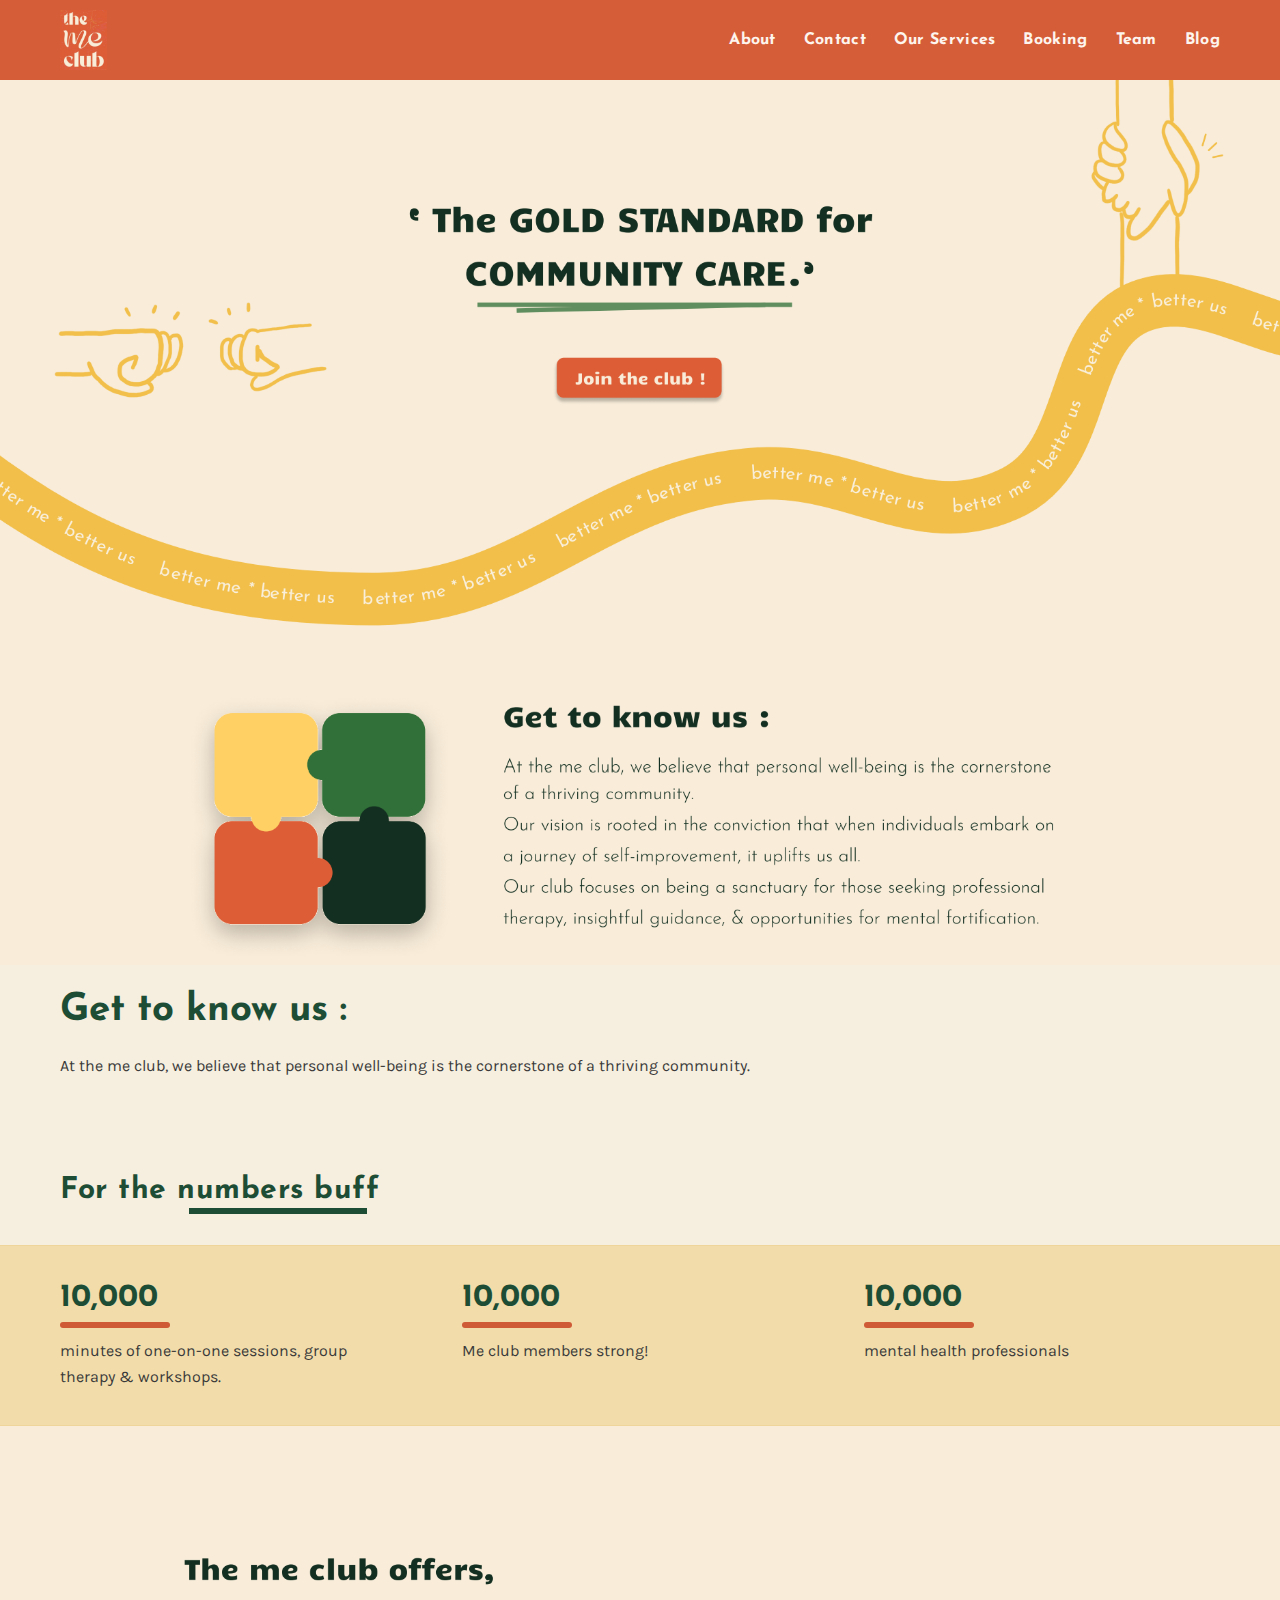
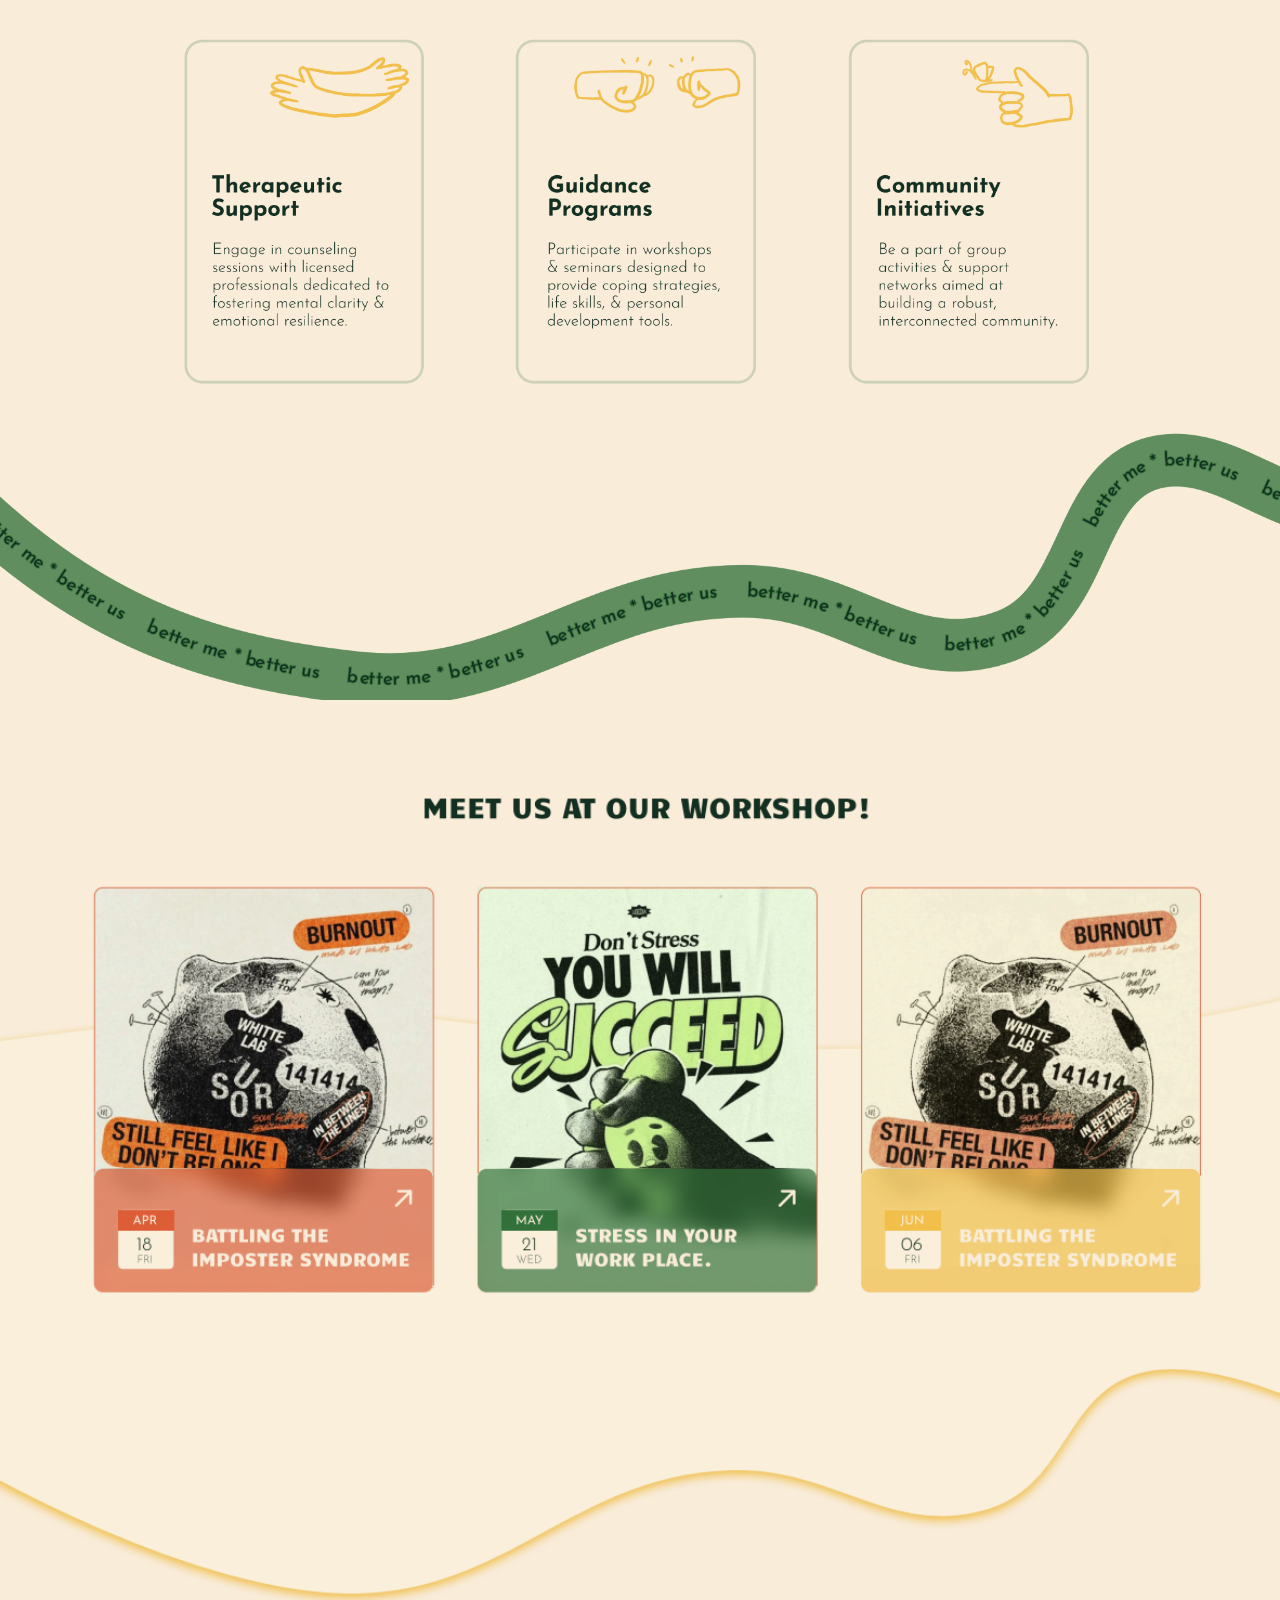
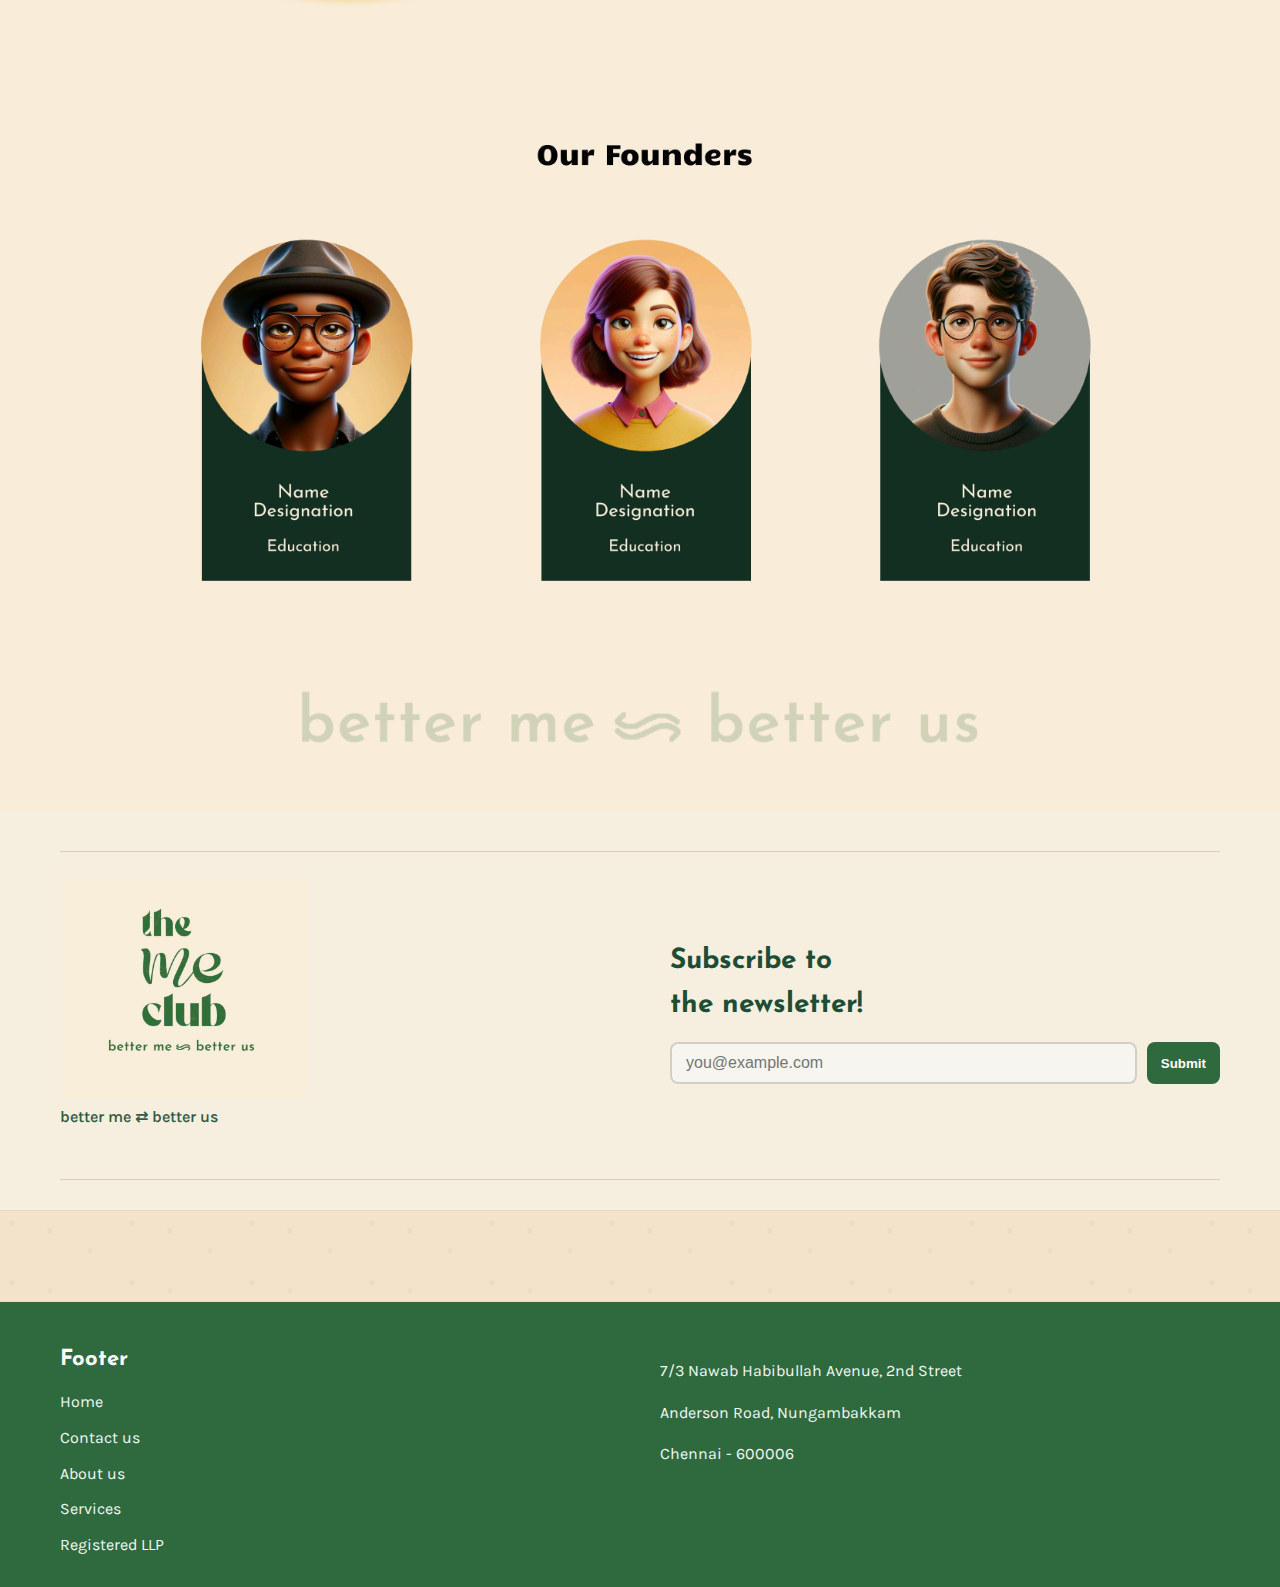
<file: index.html>
<!DOCTYPE html>
<html lang="en">
  <head>
    <meta charset="UTF-8" />
    <meta name="viewport" content="width=device-width, initial-scale=1.0" />
    <title>The Me Club</title>
    <link rel="preconnect" href="https://fonts.googleapis.com" />
    <link rel="preconnect" href="https://fonts.gstatic.com" crossorigin />
    <link href="https://fonts.googleapis.com/css2?family=Josefin+Sans:wght@300;400;600;700&family=Karla:wght@300;400;700&display=swap" rel="stylesheet" />
    <link rel="stylesheet" href="styles.css" />
  </head>
  <body>
    <header class="topbar">
      <div class="container nav">
        <a class="logo" href="index.html" aria-label="The Me Club">
          <img src="assets/toplogo.png" alt="The Me Club logo" />
        </a>
        <nav>
          <ul>
            <li><a href="about.html">About</a></li>
            <li><a href="contact.html">Contact</a></li>
            <li><a href="services.html">Our Services</a></li>
            <li><a href="booking.html">Booking</a></li>
            <li><a href="team.html">Team</a></li>
            <li><a href="blog.html">Blog</a></li>
          </ul>
        </nav>
      </div>
    </header>

    <main>
      <!-- Full-screen splash image below nav -->
      <section class="splash" aria-label="Home visual">
        <img src="assets/1.png" alt="Home visual" />
      </section>
      

      <!-- About / Get to know us -->
      <section class="about" id="about">
        <div class="container">
          <div class="about-text solo">
            <h2>Get to know us :</h2>
            <p>At the me club, we believe that personal well-being is the cornerstone of a thriving community.</p>
          </div>
        </div>
      </section>

      <!-- Numbers buff strip -->
      <section class="numbers" id="numbers">
        <div class="container">
          <div class="numbers-head">
            <h3>For the <span class="underlined">numbers buff</span></h3>
          </div>
        </div>
        <div class="numbers-strip">
          <div class="container strip-inner">
            <div class="metric">
              <div class="big">10,000</div>
              <div class="rule"></div>
              <p>minutes of one-on-one sessions, group therapy & workshops.</p>
            </div>
            <div class="metric">
              <div class="big">10,000</div>
              <div class="rule"></div>
              <p>Me club members strong!</p>
            </div>
            <div class="metric">
              <div class="big">10,000</div>
              <div class="rule"></div>
              <p>mental health professionals</p>
            </div>
          </div>
        </div>
      </section>

      <!-- Section 2 image replacement -->
      <section class="image-block" aria-label="Section 2">
        <img src="assets/2.png" alt="Section 2" />
      </section>

      <!-- Section 3 image replacement -->
      <section class="image-block" aria-label="Section 3">
        <img src="assets/3.png" alt="Section 3" />
      </section>

      <!-- Section 4 image replacement -->
      <section class="image-block" aria-label="Section 4">
        <img src="assets/4.png" alt="Section 4" />
      </section>

      <!-- Newsletter split -->
      <section class="newsletter" id="newsletter">
        <div class="container split">
          <div class="brand-col">
            <div class="mark"><img src="assets/middlelogo.png" alt="The Me Club" /></div>
            <p class="tag">better me ⇄ better us</p>
          </div>
          <div class="form-col">
            <h4>Subscribe to<br/> the newsletter!</h4>
            <form class="subscribe" onsubmit="return false;">
              <input type="email" placeholder="you@example.com" aria-label="Email"/>
              <button type="submit">Submit</button>
            </form>
          </div>
        </div>
      </section>

      <!-- Pattern divider -->
      <div class="pattern-strip" aria-hidden="true">
        <div class="pattern"></div>
      </div>

      <!-- Footer -->
      <footer class="site-footer">
        <div class="container footer-simple">
          <div class="left">
            <h4>Footer</h4>
            <ul>
              <li><a href="index.html">Home</a></li>
              <li><a href="contact.html">Contact us</a></li>
              <li><a href="about.html">About us</a></li>
              <li><a href="services.html">Services</a></li>
              <li><a href="#">Registered LLP</a></li>
            </ul>
          </div>
          <div class="right">
            <p>7/3 Nawab Habibullah Avenue, 2nd Street</p>
            <p>Anderson Road, Nungambakkam</p>
            <p>Chennai - 600006</p>
          </div>
        </div>
      </footer>
    </main>

    <script src="script.js"></script>
  </body>
  </html>
</file>
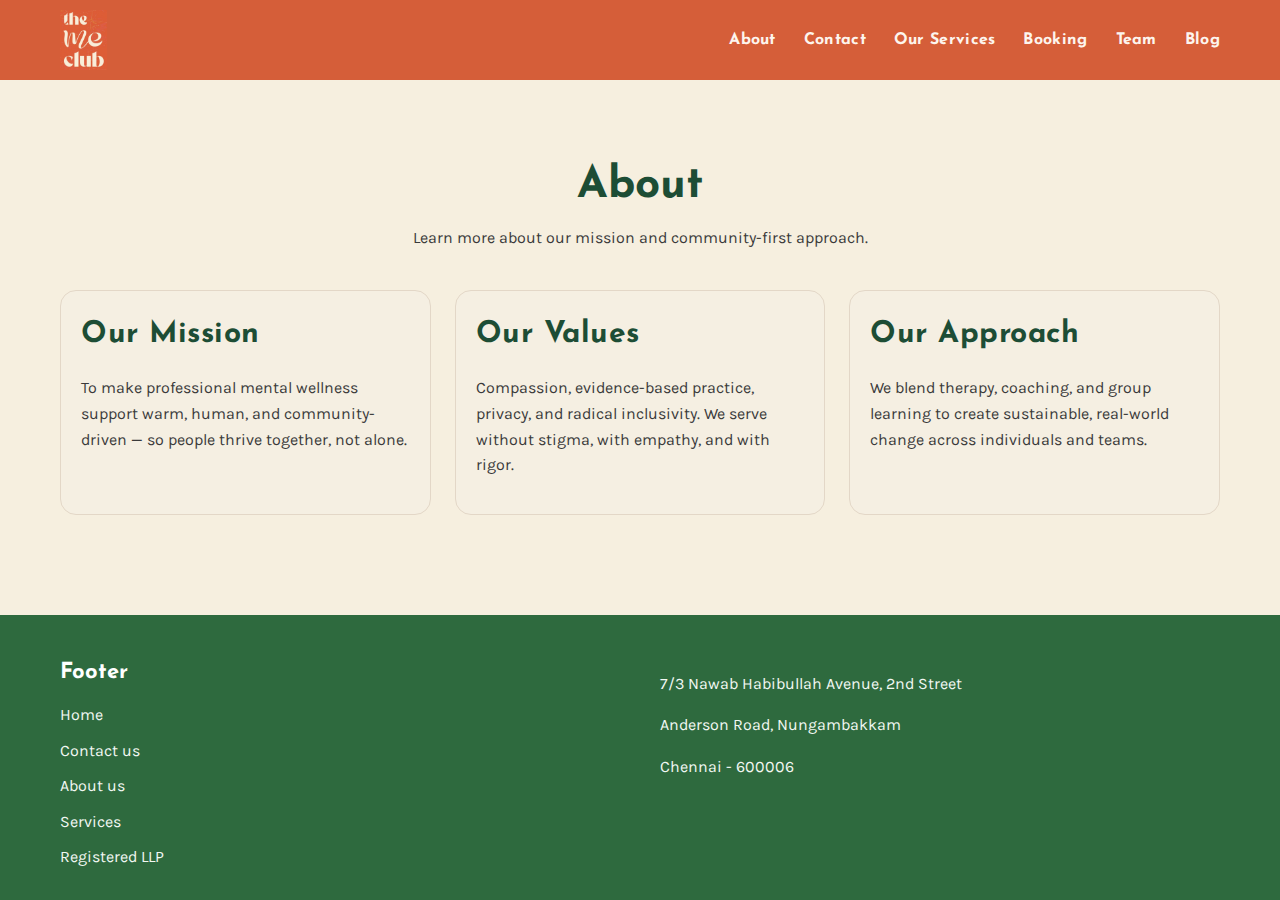
<file: about.html>
<!DOCTYPE html>
<html lang="en">
  <head>
    <meta charset="UTF-8" />
    <meta name="viewport" content="width=device-width, initial-scale=1.0" />
    <title>About — The Me Club</title>
    <link rel="preconnect" href="https://fonts.googleapis.com" />
    <link rel="preconnect" href="https://fonts.gstatic.com" crossorigin />
    <link href="https://fonts.googleapis.com/css2?family=Josefin+Sans:wght@300;400;600;700&family=Karla:wght@300;400;700&display=swap" rel="stylesheet" />
    <link rel="stylesheet" href="styles.css" />
  </head>
  <body>
    <header class="topbar">
      <div class="container nav">
        <a class="logo" href="index.html" aria-label="The Me Club">
          <img src="assets/toplogo.png" alt="The Me Club logo" />
        </a>
        <nav>
          <ul>
            <li><a href="about.html" class="active">About</a></li>
            <li><a href="contact.html">Contact</a></li>
            <li><a href="services.html">Our Services</a></li>
            <li><a href="booking.html">Booking</a></li>
            <li><a href="team.html">Team</a></li>
            <li><a href="blog.html">Blog</a></li>
          </ul>
        </nav>
      </div>
    </header>

    <main>
      <section class="page-hero">
        <h1>About</h1>
        <p>Learn more about our mission and community-first approach.</p>
      </section>
      <section class="page-content container">
        <div class="grid-3">
          <div class="card">
            <h3>Our Mission</h3>
            <p>To make professional mental wellness support warm, human, and community-driven — so people thrive together, not alone.</p>
          </div>
          <div class="card">
            <h3>Our Values</h3>
            <p>Compassion, evidence-based practice, privacy, and radical inclusivity. We serve without stigma, with empathy, and with rigor.</p>
          </div>
          <div class="card">
            <h3>Our Approach</h3>
            <p>We blend therapy, coaching, and group learning to create sustainable, real-world change across individuals and teams.</p>
          </div>
        </div>
      </section>
    </main>

    <footer class="site-footer">
      <div class="container footer-simple">
        <div class="left">
          <h4>Footer</h4>
          <ul>
            <li><a href="index.html">Home</a></li>
            <li><a href="contact.html">Contact us</a></li>
            <li><a href="about.html">About us</a></li>
            <li><a href="booking.html">Services</a></li>
            <li><a href="#">Registered LLP</a></li>
          </ul>
        </div>
        <div class="right">
          <p>7/3 Nawab Habibullah Avenue, 2nd Street</p>
          <p>Anderson Road, Nungambakkam</p>
          <p>Chennai - 600006</p>
        </div>
      </div>
    </footer>
  </body>
  </html>
</file>
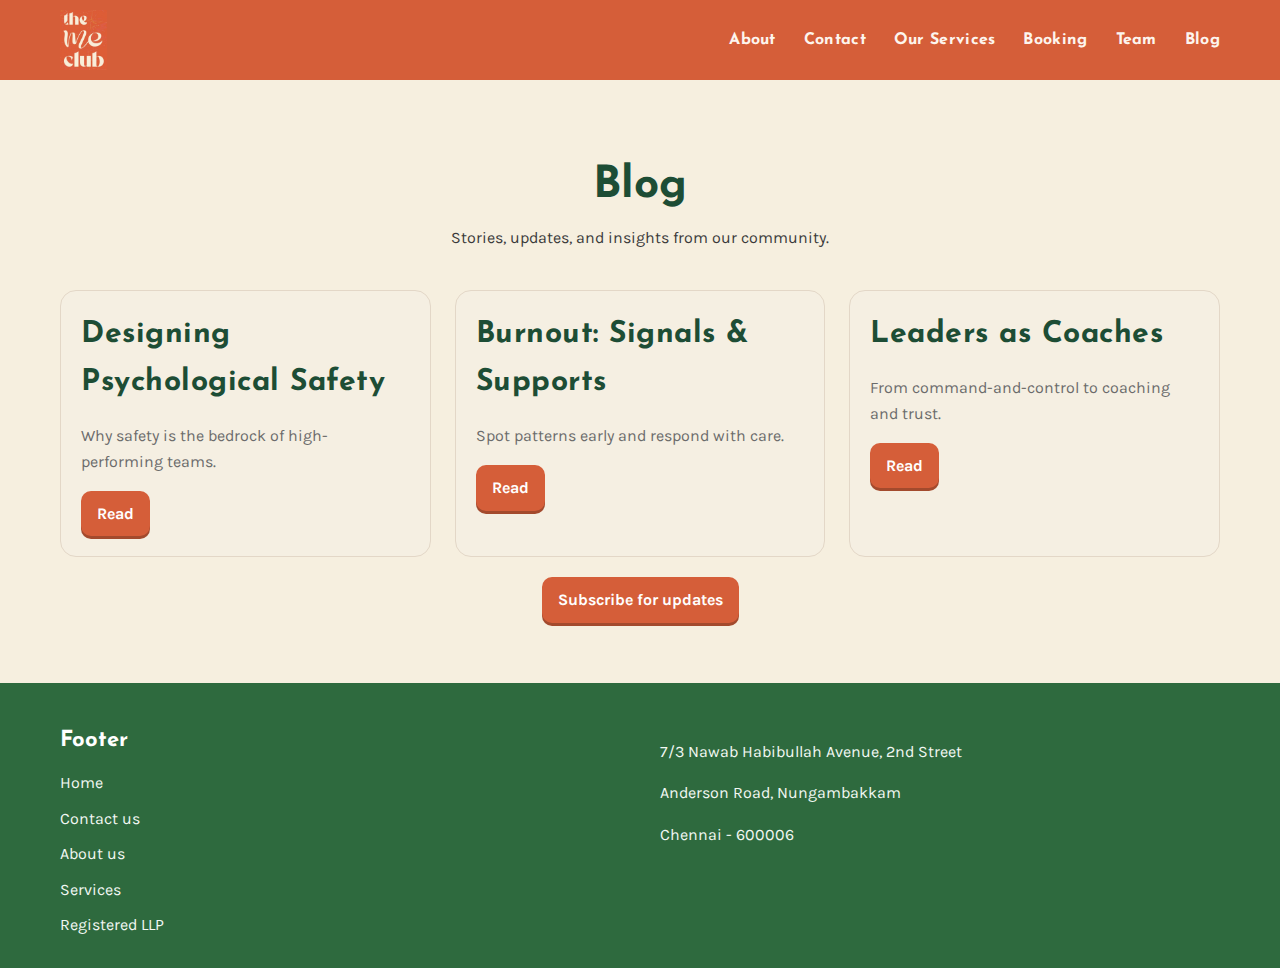
<file: blog.html>
<!DOCTYPE html>
<html lang="en">
  <head>
    <meta charset="UTF-8" />
    <meta name="viewport" content="width=device-width, initial-scale=1.0" />
    <title>Blog — The Me Club</title>
    <link rel="preconnect" href="https://fonts.googleapis.com" />
    <link rel="preconnect" href="https://fonts.gstatic.com" crossorigin />
    <link href="https://fonts.googleapis.com/css2?family=Josefin+Sans:wght@300;400;600;700&family=Karla:wght@300;400;700&display=swap" rel="stylesheet" />
    <link rel="stylesheet" href="styles.css" />
  </head>
  <body>
    <header class="topbar">
      <div class="container nav">
        <a class="logo" href="index.html" aria-label="The Me Club">
          <img src="assets/toplogo.png" alt="The Me Club logo" />
        </a>
        <nav>
          <ul>
            <li><a href="about.html">About</a></li>
            <li><a href="contact.html">Contact</a></li>
            <li><a href="services.html">Our Services</a></li>
            <li><a href="booking.html">Booking</a></li>
            <li><a href="team.html">Team</a></li>
            <li><a href="blog.html" class="active">Blog</a></li>
          </ul>
        </nav>
      </div>
    </header>

    <main>
      <section class="page-hero">
        <h1>Blog</h1>
        <p>Stories, updates, and insights from our community.</p>
      </section>
      <section class="page-content container">
        <div class="grid-3">
          <article class="card">
            <h3>Designing Psychological Safety</h3>
            <p class="muted">Why safety is the bedrock of high-performing teams.</p>
            <a class="btn" href="#">Read</a>
          </article>
          <article class="card">
            <h3>Burnout: Signals & Supports</h3>
            <p class="muted">Spot patterns early and respond with care.</p>
            <a class="btn" href="#">Read</a>
          </article>
          <article class="card">
            <h3>Leaders as Coaches</h3>
            <p class="muted">From command-and-control to coaching and trust.</p>
            <a class="btn" href="#">Read</a>
          </article>
        </div>
        <div class="cta" style="text-align:center;margin-top:20px;">
          <a class="btn" href="contact.html">Subscribe for updates</a>
        </div>
      </section>
    </main>

    <footer class="site-footer">
      <div class="container footer-simple">
        <div class="left">
          <h4>Footer</h4>
          <ul>
            <li><a href="index.html">Home</a></li>
            <li><a href="contact.html">Contact us</a></li>
            <li><a href="about.html">About us</a></li>
            <li><a href="booking.html">Services</a></li>
            <li><a href="#">Registered LLP</a></li>
          </ul>
        </div>
        <div class="right">
          <p>7/3 Nawab Habibullah Avenue, 2nd Street</p>
          <p>Anderson Road, Nungambakkam</p>
          <p>Chennai - 600006</p>
        </div>
      </div>
    </footer>
  </body>
  </html>
</file>
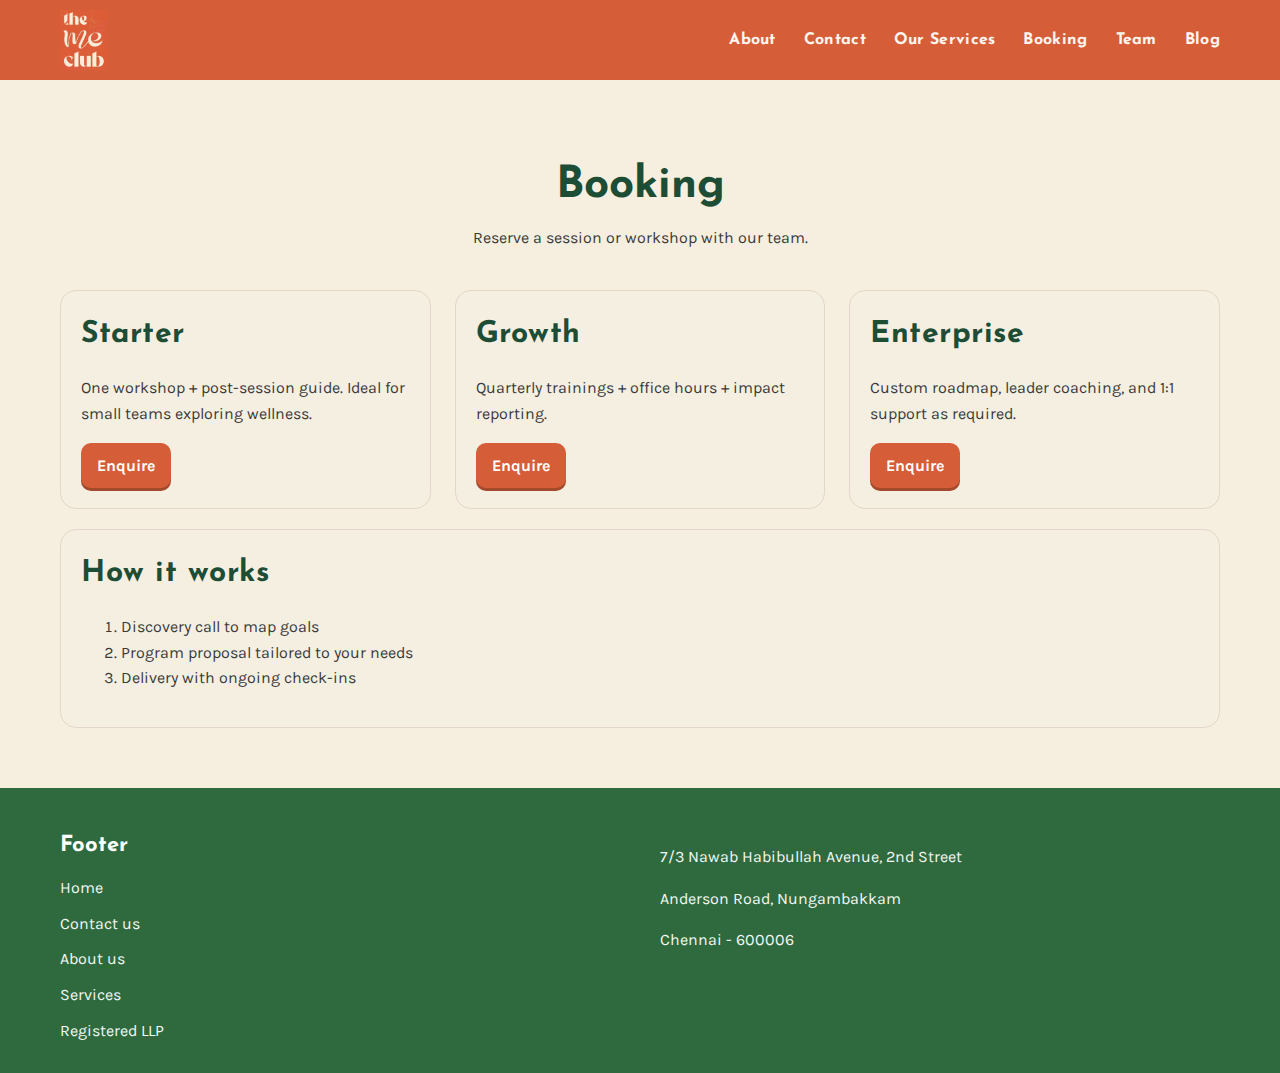
<file: booking.html>
<!DOCTYPE html>
<html lang="en">
  <head>
    <meta charset="UTF-8" />
    <meta name="viewport" content="width=device-width, initial-scale=1.0" />
    <title>Booking — The Me Club</title>
    <link rel="preconnect" href="https://fonts.googleapis.com" />
    <link rel="preconnect" href="https://fonts.gstatic.com" crossorigin />
    <link href="https://fonts.googleapis.com/css2?family=Josefin+Sans:wght@300;400;600;700&family=Karla:wght@300;400;700&display=swap" rel="stylesheet" />
    <link rel="stylesheet" href="styles.css" />
  </head>
  <body>
    <header class="topbar">
      <div class="container nav">
        <a class="logo" href="index.html" aria-label="The Me Club">
          <img src="assets/toplogo.png" alt="The Me Club logo" />
        </a>
        <nav>
          <ul>
            <li><a href="about.html">About</a></li>
            <li><a href="contact.html">Contact</a></li>
            <li><a href="services.html">Our Services</a></li>
            <li><a href="booking.html" class="active">Booking</a></li>
            <li><a href="team.html">Team</a></li>
            <li><a href="blog.html">Blog</a></li>
          </ul>
        </nav>
      </div>
    </header>

    <main>
      <section class="page-hero">
        <h1>Booking</h1>
        <p>Reserve a session or workshop with our team.</p>
      </section>
      <section class="page-content container">
        <div class="grid-3">
          <div class="card">
            <h3>Starter</h3>
            <p>One workshop + post-session guide. Ideal for small teams exploring wellness.</p>
            <a class="btn" href="contact.html">Enquire</a>
          </div>
          <div class="card">
            <h3>Growth</h3>
            <p>Quarterly trainings + office hours + impact reporting.</p>
            <a class="btn" href="contact.html">Enquire</a>
          </div>
          <div class="card">
            <h3>Enterprise</h3>
            <p>Custom roadmap, leader coaching, and 1:1 support as required.</p>
            <a class="btn" href="contact.html">Enquire</a>
          </div>
        </div>
        <div class="card" style="margin-top:20px;">
          <h3>How it works</h3>
          <ol>
            <li>Discovery call to map goals</li>
            <li>Program proposal tailored to your needs</li>
            <li>Delivery with ongoing check-ins</li>
          </ol>
        </div>
      </section>
    </main>

    <footer class="site-footer">
      <div class="container footer-simple">
        <div class="left">
          <h4>Footer</h4>
          <ul>
            <li><a href="index.html">Home</a></li>
            <li><a href="contact.html">Contact us</a></li>
            <li><a href="about.html">About us</a></li>
            <li><a href="booking.html">Services</a></li>
            <li><a href="#">Registered LLP</a></li>
          </ul>
        </div>
        <div class="right">
          <p>7/3 Nawab Habibullah Avenue, 2nd Street</p>
          <p>Anderson Road, Nungambakkam</p>
          <p>Chennai - 600006</p>
        </div>
      </div>
    </footer>
  </body>
  </html>
</file>
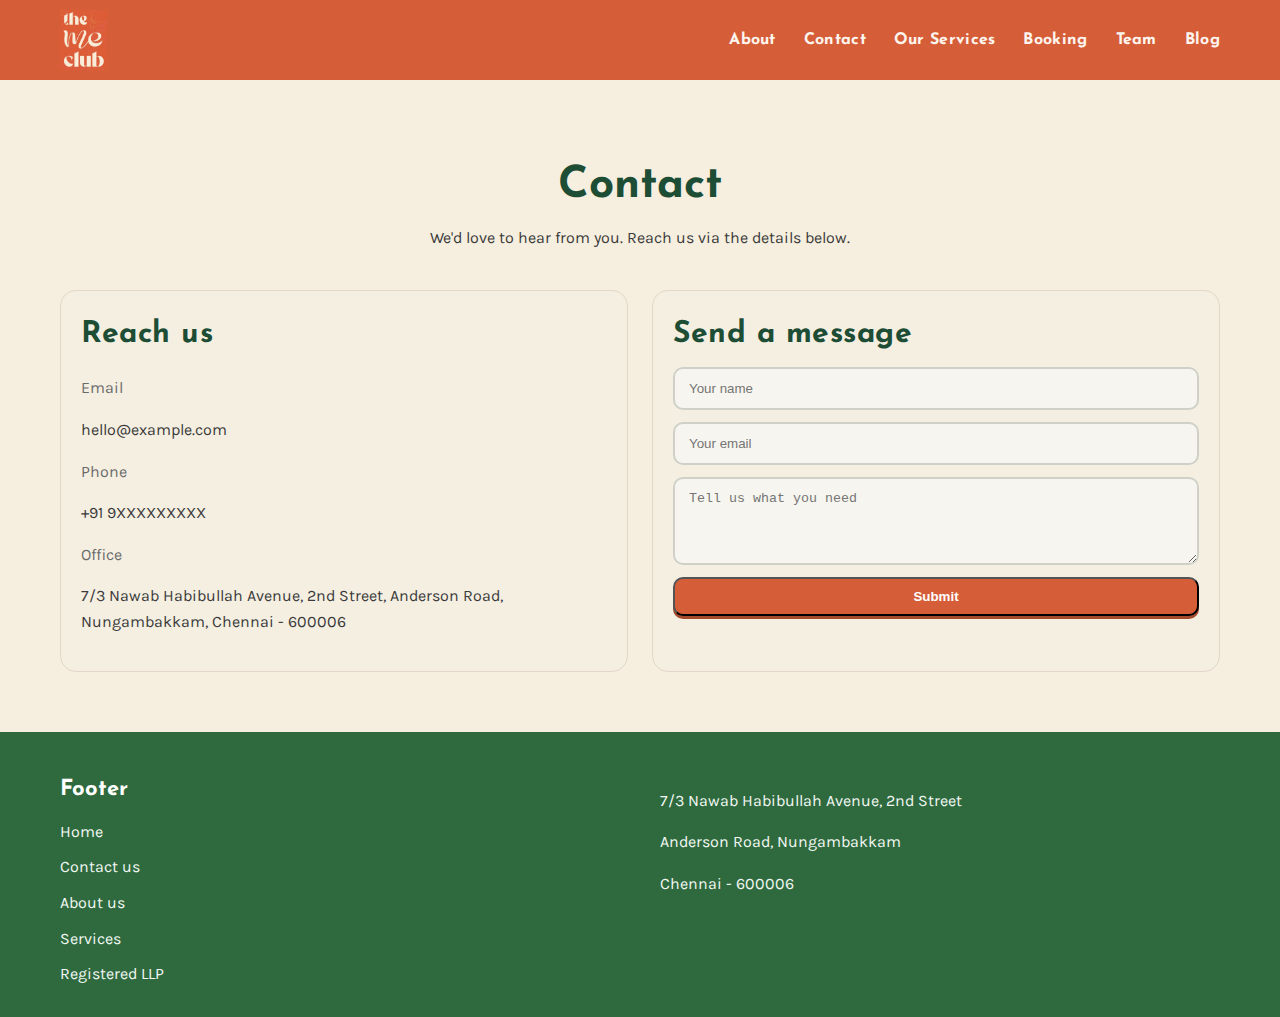
<file: contact.html>
<!DOCTYPE html>
<html lang="en">
  <head>
    <meta charset="UTF-8" />
    <meta name="viewport" content="width=device-width, initial-scale=1.0" />
    <title>Contact — The Me Club</title>
    <link rel="preconnect" href="https://fonts.googleapis.com" />
    <link rel="preconnect" href="https://fonts.gstatic.com" crossorigin />
    <link href="https://fonts.googleapis.com/css2?family=Josefin+Sans:wght@300;400;600;700&family=Karla:wght@300;400;700&display=swap" rel="stylesheet" />
    <link rel="stylesheet" href="styles.css" />
  </head>
  <body>
    <header class="topbar">
      <div class="container nav">
        <a class="logo" href="index.html" aria-label="The Me Club">
          <img src="assets/toplogo.png" alt="The Me Club logo" />
        </a>
        <nav>
          <ul>
            <li><a href="about.html">About</a></li>
            <li><a href="contact.html" class="active">Contact</a></li>
            <li><a href="services.html">Our Services</a></li>
            <li><a href="booking.html">Booking</a></li>
            <li><a href="team.html">Team</a></li>
            <li><a href="blog.html">Blog</a></li>
          </ul>
        </nav>
      </div>
    </header>

    <main>
      <section class="page-hero">
        <h1>Contact</h1>
        <p>We'd love to hear from you. Reach us via the details below.</p>
      </section>
      <section class="page-content container">
        <div class="grid-2">
          <div class="card">
            <h3>Reach us</h3>
            <p class="muted">Email</p>
            <p>hello@example.com</p>
            <p class="muted">Phone</p>
            <p>+91 9XXXXXXXXX</p>
            <p class="muted">Office</p>
            <p>7/3 Nawab Habibullah Avenue, 2nd Street, Anderson Road, Nungambakkam, Chennai - 600006</p>
          </div>
          <div class="card">
            <h3>Send a message</h3>
            <form class="form" onsubmit="return false;">
              <input placeholder="Your name" />
              <input type="email" placeholder="Your email" />
              <textarea rows="4" placeholder="Tell us what you need"></textarea>
              <button class="btn">Submit</button>
            </form>
          </div>
        </div>
      </section>
    </main>

    <footer class="site-footer">
      <div class="container footer-simple">
        <div class="left">
          <h4>Footer</h4>
          <ul>
            <li><a href="index.html">Home</a></li>
            <li><a href="contact.html">Contact us</a></li>
            <li><a href="about.html">About us</a></li>
            <li><a href="booking.html">Services</a></li>
            <li><a href="#">Registered LLP</a></li>
          </ul>
        </div>
        <div class="right">
          <p>7/3 Nawab Habibullah Avenue, 2nd Street</p>
          <p>Anderson Road, Nungambakkam</p>
          <p>Chennai - 600006</p>
        </div>
      </div>
    </footer>
  </body>
  </html>
</file>
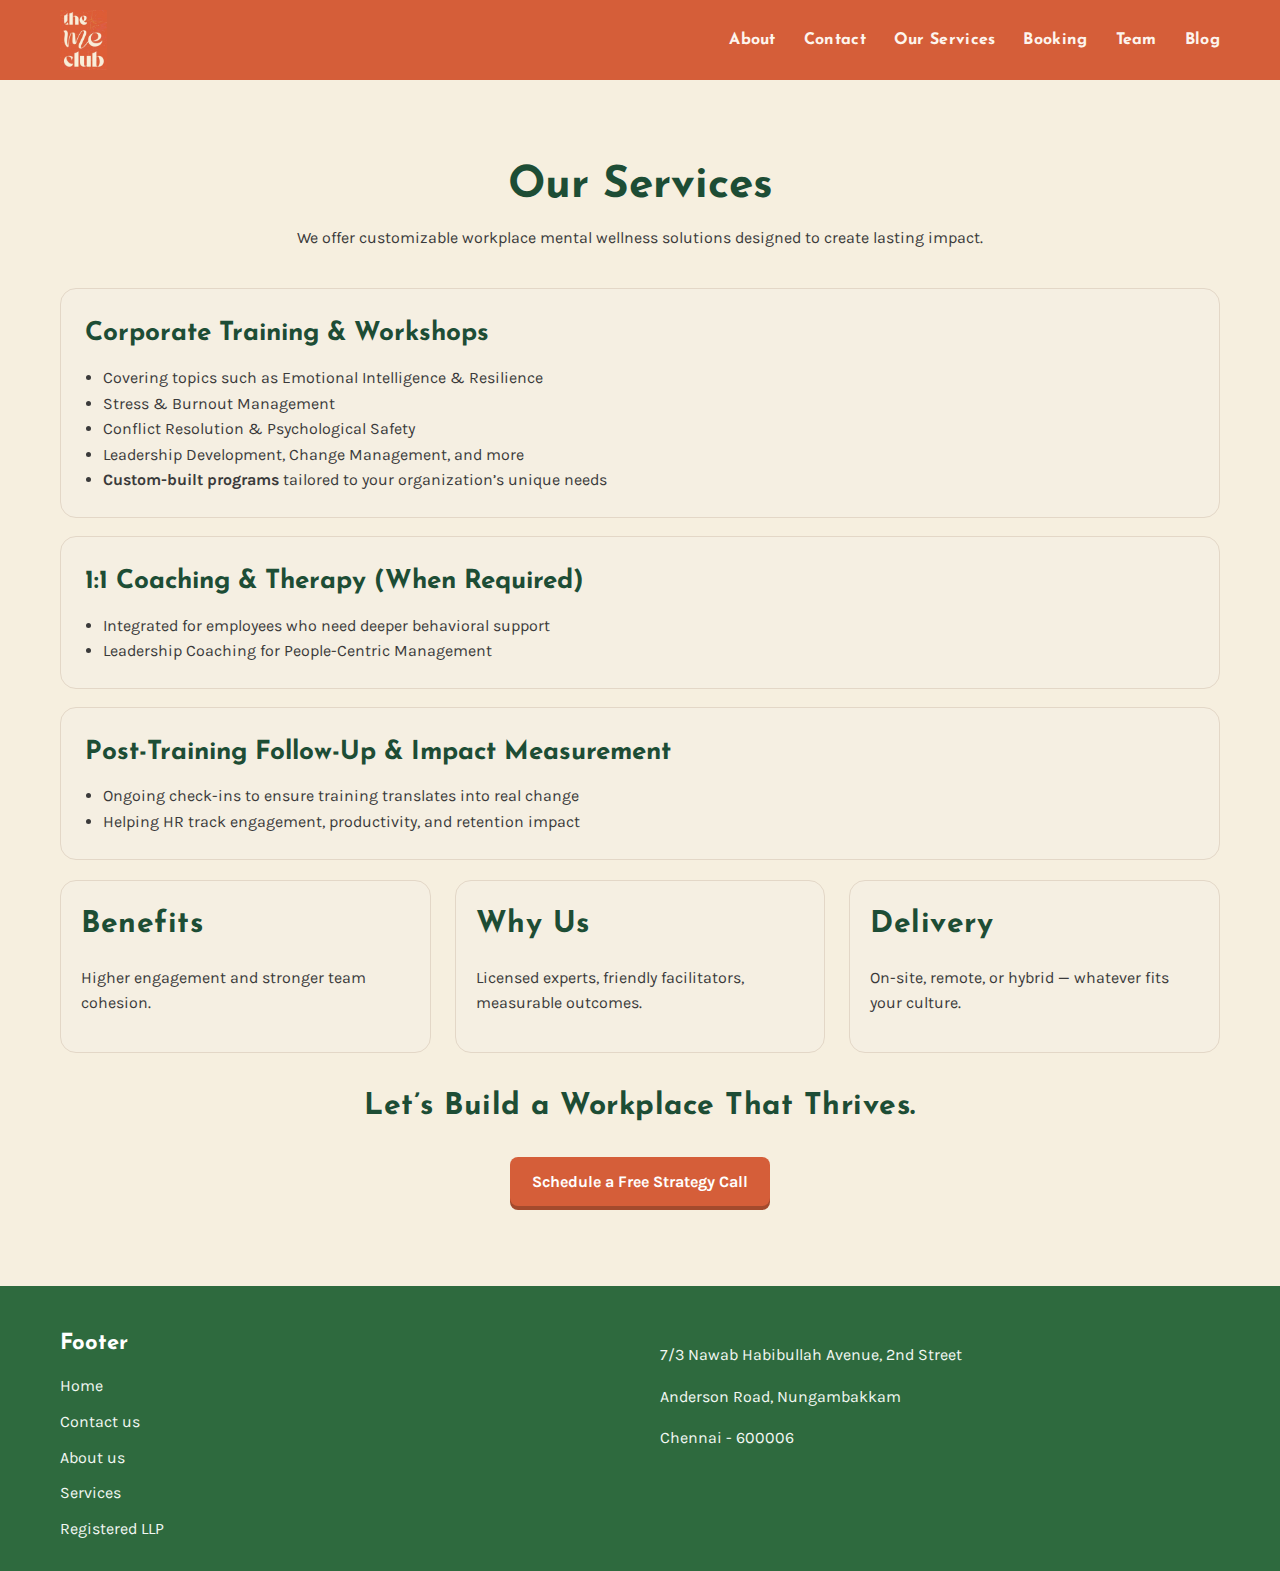
<file: services.html>
<!DOCTYPE html>
<html lang="en">
  <head>
    <meta charset="UTF-8" />
    <meta name="viewport" content="width=device-width, initial-scale=1.0" />
    <title>Our Services — The Me Club</title>
    <link rel="preconnect" href="https://fonts.googleapis.com" />
    <link rel="preconnect" href="https://fonts.gstatic.com" crossorigin />
    <link href="https://fonts.googleapis.com/css2?family=Josefin+Sans:wght@300;400;600;700&family=Karla:wght@300;400;700&display=swap" rel="stylesheet" />
    <link rel="stylesheet" href="styles.css" />
  </head>
  <body>
    <header class="topbar">
      <div class="container nav">
        <a class="logo" href="index.html" aria-label="The Me Club">
          <img src="assets/toplogo.png" alt="The Me Club logo" />
        </a>
        <nav>
          <ul>
            <li><a href="about.html">About</a></li>
            <li><a href="contact.html">Contact</a></li>
            <li><a href="services.html" class="active">Our Services</a></li>
            <li><a href="booking.html">Booking</a></li>
            <li><a href="team.html">Team</a></li>
            <li><a href="blog.html">Blog</a></li>
          </ul>
        </nav>
      </div>
    </header>

    <main>
      <section class="page-hero">
        <h1>Our Services</h1>
        <p>We offer customizable workplace mental wellness solutions designed to create lasting impact.</p>
      </section>

      <section class="container services">
        <article class="svc">
          <h2>Corporate Training & Workshops</h2>
          <ul>
            <li>Covering topics such as Emotional Intelligence & Resilience</li>
            <li>Stress & Burnout Management</li>
            <li>Conflict Resolution & Psychological Safety</li>
            <li>Leadership Development, Change Management, and more</li>
            <li><strong>Custom-built programs</strong> tailored to your organization’s unique needs</li>
          </ul>
        </article>

        <article class="svc">
          <h2>1:1 Coaching & Therapy (When Required)</h2>
          <ul>
            <li>Integrated for employees who need deeper behavioral support</li>
            <li>Leadership Coaching for People-Centric Management</li>
          </ul>
        </article>

        <article class="svc">
          <h2>Post-Training Follow-Up & Impact Measurement</h2>
          <ul>
            <li>Ongoing check-ins to ensure training translates into real change</li>
            <li>Helping HR track engagement, productivity, and retention impact</li>
          </ul>
        </article>

        <div class="grid-3" style="margin-top:20px;">
          <div class="card">
            <h3>Benefits</h3>
            <p>Higher engagement and stronger team cohesion.</p>
          </div>
          <div class="card">
            <h3>Why Us</h3>
            <p>Licensed experts, friendly facilitators, measurable outcomes.</p>
          </div>
          <div class="card">
            <h3>Delivery</h3>
            <p>On-site, remote, or hybrid — whatever fits your culture.</p>
          </div>
        </div>

        <div class="cta">
          <h3>Let’s Build a Workplace That Thrives.</h3>
          <a class="btn-cta" href="booking.html">Schedule a Free Strategy Call</a>
        </div>
      </section>
    </main>

    <footer class="site-footer">
      <div class="container footer-simple">
        <div class="left">
          <h4>Footer</h4>
          <ul>
            <li><a href="index.html">Home</a></li>
            <li><a href="contact.html">Contact us</a></li>
            <li><a href="about.html">About us</a></li>
            <li><a href="services.html">Services</a></li>
            <li><a href="#">Registered LLP</a></li>
          </ul>
        </div>
        <div class="right">
          <p>7/3 Nawab Habibullah Avenue, 2nd Street</p>
          <p>Anderson Road, Nungambakkam</p>
          <p>Chennai - 600006</p>
        </div>
      </div>
    </footer>
  </body>
  </html>
</file>
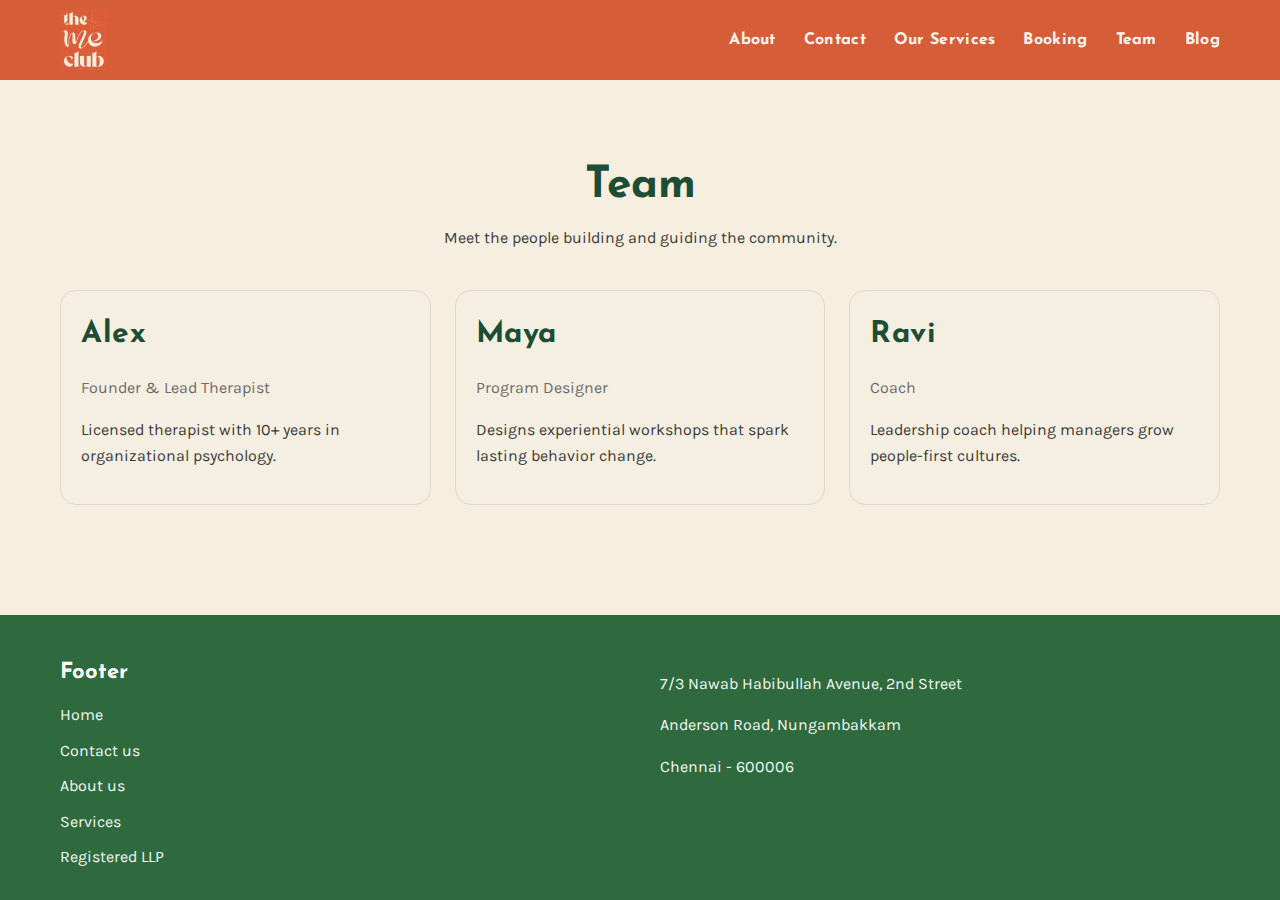
<file: team.html>
<!DOCTYPE html>
<html lang="en">
  <head>
    <meta charset="UTF-8" />
    <meta name="viewport" content="width=device-width, initial-scale=1.0" />
    <title>Team — The Me Club</title>
    <link rel="preconnect" href="https://fonts.googleapis.com" />
    <link rel="preconnect" href="https://fonts.gstatic.com" crossorigin />
    <link href="https://fonts.googleapis.com/css2?family=Josefin+Sans:wght@300;400;600;700&family=Karla:wght@300;400;700&display=swap" rel="stylesheet" />
    <link rel="stylesheet" href="styles.css" />
  </head>
  <body>
    <header class="topbar">
      <div class="container nav">
        <a class="logo" href="index.html" aria-label="The Me Club">
          <img src="assets/toplogo.png" alt="The Me Club logo" />
        </a>
        <nav>
          <ul>
            <li><a href="about.html">About</a></li>
            <li><a href="contact.html">Contact</a></li>
            <li><a href="services.html">Our Services</a></li>
            <li><a href="booking.html">Booking</a></li>
            <li><a href="team.html" class="active">Team</a></li>
            <li><a href="blog.html">Blog</a></li>
          </ul>
        </nav>
      </div>
    </header>

    <main>
      <section class="page-hero">
        <h1>Team</h1>
        <p>Meet the people building and guiding the community.</p>
      </section>
      <section class="page-content container">
        <div class="grid-3">
          <div class="card">
            <h3>Alex</h3>
            <p class="muted">Founder & Lead Therapist</p>
            <p>Licensed therapist with 10+ years in organizational psychology.</p>
          </div>
          <div class="card">
            <h3>Maya</h3>
            <p class="muted">Program Designer</p>
            <p>Designs experiential workshops that spark lasting behavior change.</p>
          </div>
          <div class="card">
            <h3>Ravi</h3>
            <p class="muted">Coach</p>
            <p>Leadership coach helping managers grow people-first cultures.</p>
          </div>
        </div>
      </section>
    </main>

    <footer class="site-footer">
      <div class="container footer-simple">
        <div class="left">
          <h4>Footer</h4>
          <ul>
            <li><a href="index.html">Home</a></li>
            <li><a href="contact.html">Contact us</a></li>
            <li><a href="about.html">About us</a></li>
            <li><a href="booking.html">Services</a></li>
            <li><a href="#">Registered LLP</a></li>
          </ul>
        </div>
        <div class="right">
          <p>7/3 Nawab Habibullah Avenue, 2nd Street</p>
          <p>Anderson Road, Nungambakkam</p>
          <p>Chennai - 600006</p>
        </div>
      </div>
    </footer>
  </body>
  </html>
</file>
<file: styles.css>
.services { padding-bottom: 80px; }
.services .svc { background: #f5efe2; border: 1px solid #e3d7c7; border-radius: 16px; padding: 24px; margin: 18px 0; }
.services .svc h2 { margin: 0 0 10px; color: var(--green); font-size: 26px; }
.services .svc ul { margin: 0; padding-left: 18px; }
.services .cta { text-align: center; margin-top: 30px; }
/* Generic page styles */
.page-hero { padding: 80px 0 20px; text-align: center; }
.page-hero h1 { font-size: 44px; }
.page-hero p { margin: 8px 0 0; }
.page-content { padding: 20px 0 60px; }
/* Base */
:root {
  --cream: #f3ead8;
  --cream-2: #f6efdf;
  --green: #1d4d35;
  --green-2: #2e6a3e;
  --coral: #d55e39;
  --yellow: #e8b742;
  --ink: #2b2b2b;
  --footer-bg: #2e6a3e;
}

* { box-sizing: border-box; }
html, body { height: 100%; }
body {
  margin: 0;
  background: var(--cream-2);
  color: #3a3a3a;
  font-family: "Karla", system-ui, -apple-system, Segoe UI, Roboto, Helvetica, Arial, "Apple Color Emoji", "Segoe UI Emoji";
  line-height: 1.6;
  display: flex;
  min-height: 100vh;
  flex-direction: column;
  padding-top: var(--nav-h);
}

main { flex: 1 0 auto; }

.container { width: min(1160px, 92%); margin: 0 auto; }

h1, h2, h3, h4, h5 { font-family: "Josefin Sans", sans-serif; color: var(--green); margin: 0 0 12px; }
h1 { font-size: clamp(32px, 4.2vw, 56px); line-height: 1.2; }
h2 { font-size: clamp(28px, 3vw, 40px); }
h3 { font-size: clamp(22px, 2.4vw, 30px); letter-spacing: 0.5px; }
h4 { font-size: 22px; }

.underlined { position: relative; }
.underlined::after {
  content: "";
  position: absolute; left: 0; right: 0; bottom: -8px; height: 6px;
  background: linear-gradient(90deg, transparent 6%, var(--green) 6% 94%, transparent 94%);
}

/* Top bar */
.topbar { background: var(--coral); position: fixed; left: 0; top: 0; width: 100%; z-index: 50; height: var(--nav-h); overflow: hidden; }
.topbar .nav { display: flex; align-items: center; justify-content: space-between; height: 100%; padding: 0; }
.logo { display: inline-flex; align-items: center; }
.logo img { display: block; height: calc(var(--nav-h) - 20px); max-height: calc(var(--nav-h) - 20px); width: auto; }
.topbar nav ul { list-style: none; display: flex; gap: 28px; margin: 0; padding: 0; }
.topbar nav a { color: #fdf5ee; text-decoration: none; font-weight: 700; font-family: "Josefin Sans", sans-serif; letter-spacing: .3px; }

/* Hero */
:root { --nav-h: 80px; }
.topbar .nav { padding: 14px 0; }
.splash { position: relative; width: 100%; height: calc(100vh - var(--nav-h)); background: var(--cream-2); display: grid; place-items: start center; }
.splash img { width: 100%; height: 100%; object-fit: contain; object-position: top center; display: block; }
.hero { display: none; }
.hero-wrap { display: grid; grid-template-columns: 1fr 1.8fr 1fr; align-items: center; gap: 10px; }
.hero-text { text-align: center; }
.hero-text .quote-mark { font-size: 46px; color: var(--green); margin: 0; line-height: .2; font-family: "Josefin Sans"; }
.hero-text .gold { color: #0d3a24; background: linear-gradient(#114f33,#114f33); -webkit-background-clip: text; -webkit-text-fill-color: transparent; }
.btn-cta { display: inline-block; background: var(--coral); color: #fff; padding: 12px 22px; border-radius: 8px; text-decoration: none; font-weight: 700; box-shadow: 0 4px 0 #a34a2d; margin-top: 14px; }
.hero-art.right { justify-self: end; }
.hero-art img { display: block; height: auto; }
.hero-art.left img { width: clamp(140px, 20vw, 260px); margin-left: -20px; opacity: .95; }
.hero-art.right img { width: clamp(110px, 16vw, 200px); margin-right: -10px; }

.ribbon svg { width: 100%; height: 180px; display: block; }
.ribbon.yellow text { fill: #fff; font-weight: 700; font-family: "Josefin Sans", sans-serif; letter-spacing: 2px; text-transform: lowercase; }
.ribbon.green text { fill: #e8f1ea; font-weight: 700; font-family: "Josefin Sans", sans-serif; letter-spacing: 2px; text-transform: lowercase; }
.ribbon-text { font-size: 20px; }

/* About */
.about { padding: 80px 0; }
.about-wrap { display: grid; grid-template-columns: 1fr; gap: 50px; align-items: center; }
.about-text p { margin: 8px 0; max-width: 720px; }
.about-text.solo { max-width: 760px; }

/* Numbers strip */
.numbers-head { padding-bottom: 18px; }
.numbers-strip { background: #f2ddaa; border-top: 1px solid #efd59a; border-bottom: 1px solid #efd59a; }
.strip-inner { display: grid; grid-template-columns: repeat(3,1fr); gap: 46px; padding: 36px 0; }
.metric .big { font: 700 32px "Josefin Sans"; color: var(--green); margin-bottom: 6px; }
.metric .rule { width: 110px; height: 6px; background: #ce5a36; border-radius: 3px; margin: 8px 0 10px; }
.metric p { margin: 0; max-width: 300px; }

/* Offers (replaced by image block) */
.image-block { width: 100%; display: block; background: var(--cream-2); }
.image-block img { width: 100%; height: auto; display: block; }

/* Workshops */
.workshops { padding: 10px 0 60px; }
.workshops h3 { text-align: center; margin-bottom: 24px; letter-spacing: 1px; }
.workshop-cards { display: grid; grid-template-columns: repeat(3, 1fr); gap: 26px; }
.ws-card { border: 2px solid #e6d7c6; border-radius: 14px; overflow: hidden; background: #efe7da; display: grid; grid-template-rows: 260px auto; }
.ws-card .ws-media { background: radial-gradient(circle at 30% 30%, #fff, #ddd); }
.ws-card.coral .ws-footer { background: #d97a58; }
.ws-card.green .ws-footer { background: #2e6a3e; }
.ws-card.yellow .ws-footer { background: #e8b742; }
.ws-footer { color: #fff; display: grid; grid-template-columns: 120px 1fr 40px; align-items: center; padding: 14px; gap: 12px; }
.ws-footer .date { background: #ffffff30; padding: 8px 10px; border-radius: 8px; text-align: center; color: #fff; }
.ws-footer .date span { display: block; font-size: 12px; letter-spacing: 1px; }
.ws-footer .date strong { display: block; font-size: 22px; }
.ws-footer .date small { font-size: 12px; }
.ws-footer .title { font-weight: 800; font-family: "Josefin Sans"; letter-spacing: .5px; }
.ws-footer .arrow { text-align: right; font-size: 22px; }

/* Testimonials */
.testimonials { padding: 60px 0; position: relative; }
.testimonials h3 { text-align: center; margin-bottom: 18px; }
.quotes { display: grid; grid-template-columns: 40px 1fr 1fr 1fr 40px; gap: 16px; align-items: center; }
.quote { background: #e5d9c8; padding: 20px; border-radius: 12px; min-height: 110px; box-shadow: 0 6px 0 rgba(0,0,0,.06) inset; }
.nav-arrow { background: transparent; border: none; color: var(--green); font-size: 20px; cursor: pointer; }

/* Newsletter */
.newsletter { padding: 40px 0 30px; }
.split { display: grid; grid-template-columns: 1fr 1fr; align-items: center; gap: 60px; padding: 26px 0 34px; border-top: 1px solid #d6cbbd; border-bottom: 1px solid #d6cbbd; }
.brand-col .mark { font-family: "Josefin Sans"; color: var(--green); font-weight: 700; font-size: 62px; line-height: .95; }
.brand-col .mark img { display: block; height: 220px; width: auto; }
.brand-col .tag { margin-top: 6px; color: var(--green); opacity: .9; font-weight: 600; }
.form-col h4 { color: var(--green); font-size: 28px; margin: 0 0 14px; }
.subscribe { display: flex; gap: 10px; }
.subscribe input { flex: 1; padding: 10px 14px; border-radius: 8px; border: 2px solid #cfd1c9; background: #f7f5ef; font-size: 16px; }
.subscribe button { background: var(--green-2); color: #fff; border: 0; border-radius: 8px; padding: 10px 14px; font-weight: 700; }

/* Pattern strip */
.pattern-strip { background: #f3e3cb; border-top: 1px solid #ead9bf; border-bottom: 1px solid #ead9bf; }
.pattern { height: 90px; background-image: radial-gradient(circle at 12px 12px, rgba(0,0,0,.06) 2px, transparent 3px),
  radial-gradient(circle at 50px 20px, rgba(0,0,0,.06) 2px, transparent 3px),
  radial-gradient(circle at 90px 40px, rgba(0,0,0,.06) 2px, transparent 3px);
  background-size: 120px 60px; opacity: .5; }

/* Footer */
.site-footer { padding: 40px 0 20px; background: var(--footer-bg); color: #eef6ef; margin-top: auto; }
.footer-simple { display: grid; grid-template-columns: 1fr 1fr; gap: 40px; align-items: start; }
.footer-simple h4 { margin: 0 0 12px; color: #ffffff; font-family: "Josefin Sans"; }
.footer-simple ul { margin: 0; padding: 0; list-style: none; }
.footer-simple li { margin: 10px 0; }
.footer-simple a { color: #f2f8f3; text-decoration: none; }
.footer-simple a:hover { text-decoration: underline; }
.footer-simple .right p { margin: 16px 0; color: #f2f8f3; }

/* Responsive */
@media (max-width: 1000px) {
  .hero-wrap { grid-template-columns: .6fr 1fr .6fr; }
  .about-wrap { grid-template-columns: 1fr; }
  .cards, .workshop-cards { grid-template-columns: 1fr 1fr; }
  .strip-inner { grid-template-columns: 1fr; }
  .quotes { grid-template-columns: 40px 1fr 40px; }
  .quote:nth-child(3), .quote:nth-child(4) { display: none; }
  .site-footer .grid { grid-template-columns: 1fr; }
  .links { grid-template-columns: repeat(2,1fr); }
}

@media (max-width: 640px) {
  .topbar nav ul { gap: 16px; }
  .cards, .workshop-cards { grid-template-columns: 1fr; }
  .split { grid-template-columns: 1fr; gap: 20px; }
}

.grid-3 { display: grid; grid-template-columns: repeat(3, 1fr); gap: 24px; }
.grid-2 { display: grid; grid-template-columns: repeat(2, 1fr); gap: 24px; }
.card { background: #f5efe2; border: 1px solid #e3d7c7; border-radius: 16px; padding: 20px; }
.card h3 { margin: 0 0 8px; color: var(--green); font-family: "Josefin Sans"; }
.muted { color: #6b6b6b; }
.btn { display: inline-block; background: var(--coral); color: #fff; text-decoration: none; padding: 10px 16px; border-radius: 10px; font-weight: 700; box-shadow: 0 3px 0 #a34a2d; }
.form { display: grid; gap: 12px; }
.form input, .form textarea, .form select { padding: 12px 14px; border-radius: 10px; border: 2px solid #cfd1c9; background: #f7f5ef; }
.pill { display: inline-block; background: #e9f1ea; color: #1d4d35; padding: 4px 10px; border-radius: 999px; font-weight: 700; }
@media (max-width: 900px) { .grid-3 { grid-template-columns: 1fr; } .grid-2 { grid-template-columns: 1fr; } }
</file>
